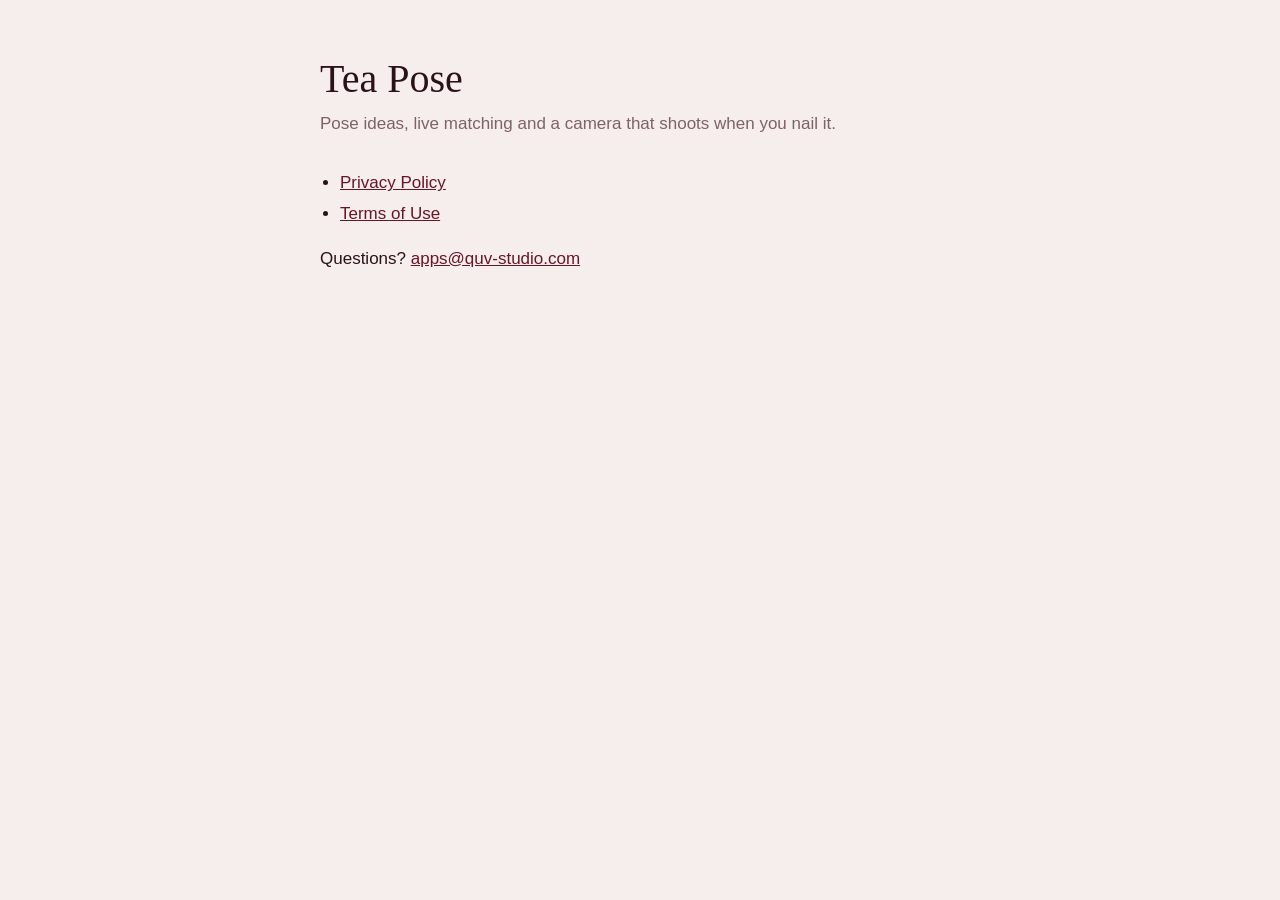
<file: index.html>
<!doctype html>
<html lang="en"><head><meta charset="utf-8"><meta name="viewport" content="width=device-width, initial-scale=1">
<title>Tea Pose</title><link rel="stylesheet" href="style.css"></head>
<body><main>
<h1>Tea Pose</h1>
<p class="meta">Pose ideas, live matching and a camera that shoots when you nail it.</p>
<ul>
<li><a href="privacy/">Privacy Policy</a></li>
<li><a href="terms/">Terms of Use</a></li>
</ul>
<p>Questions? <a href="mailto:apps@quv-studio.com">apps@quv-studio.com</a></p>
</main></body></html>
</file>
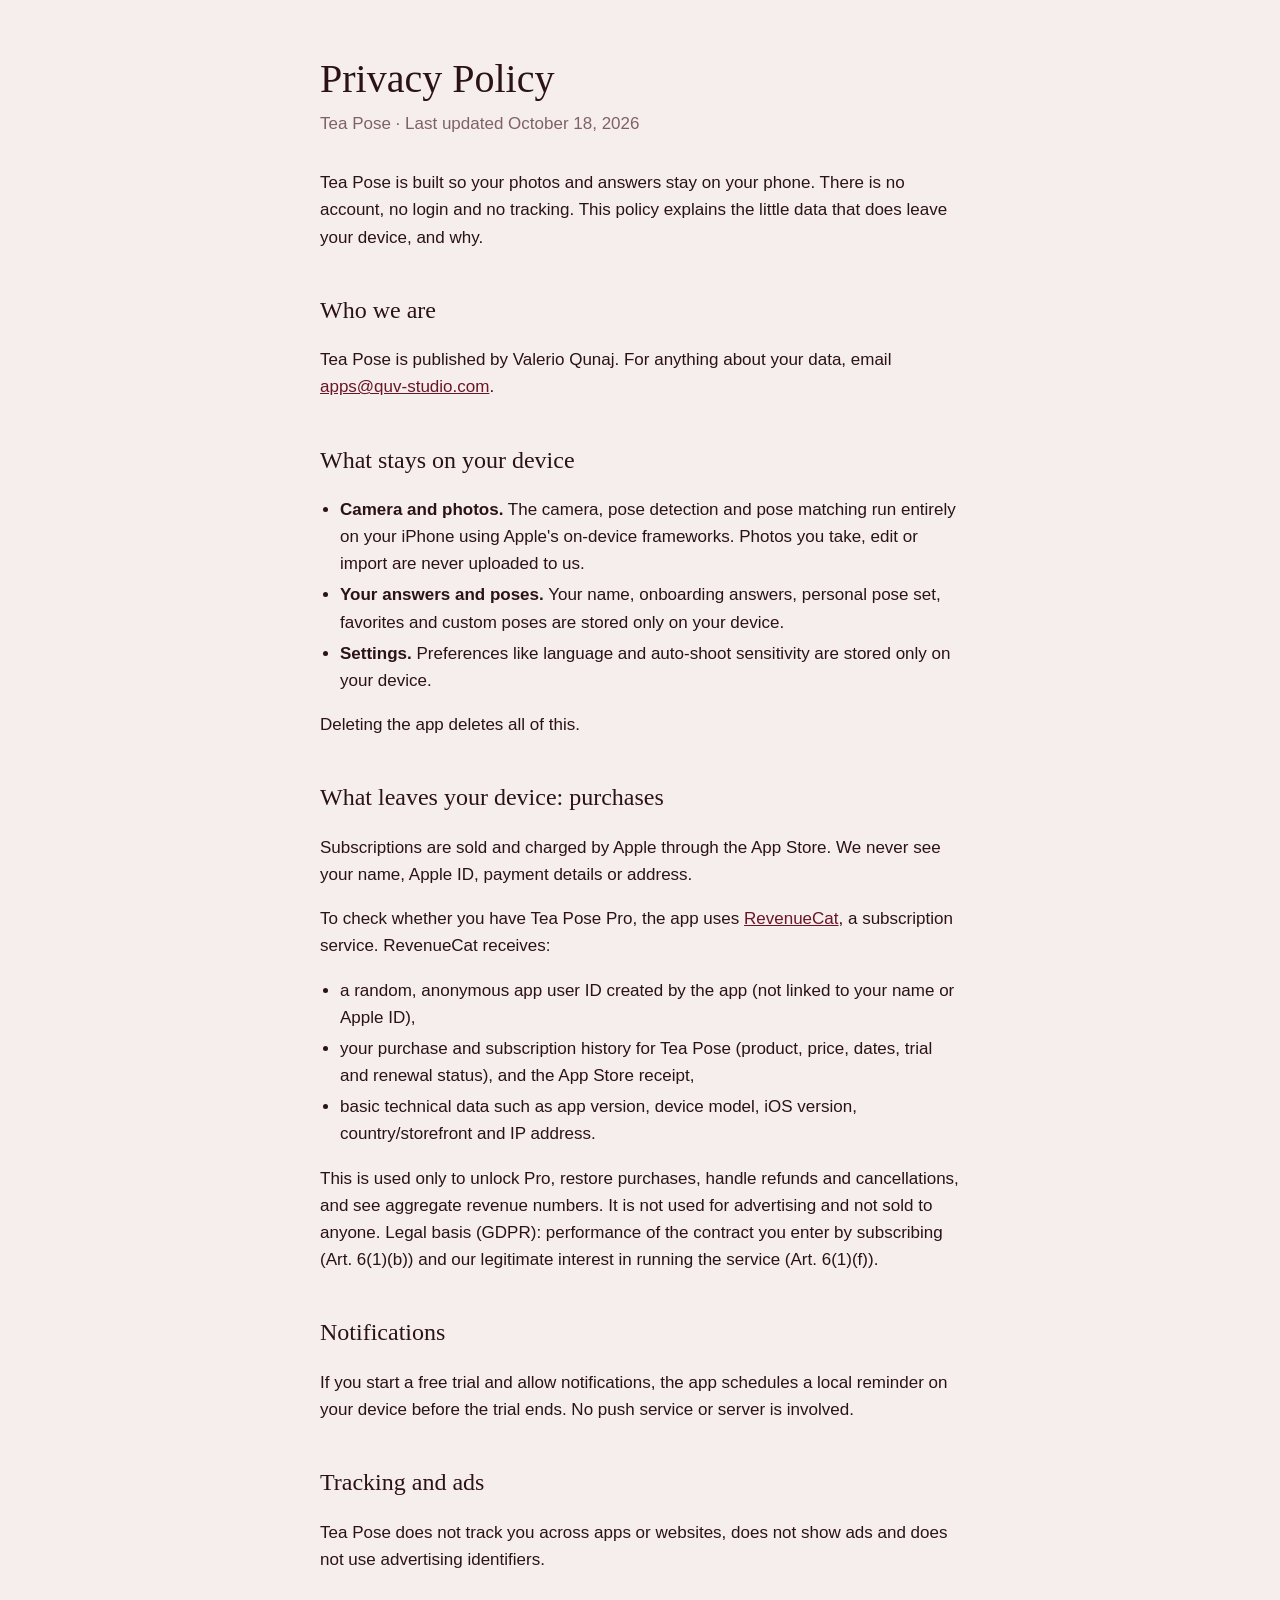
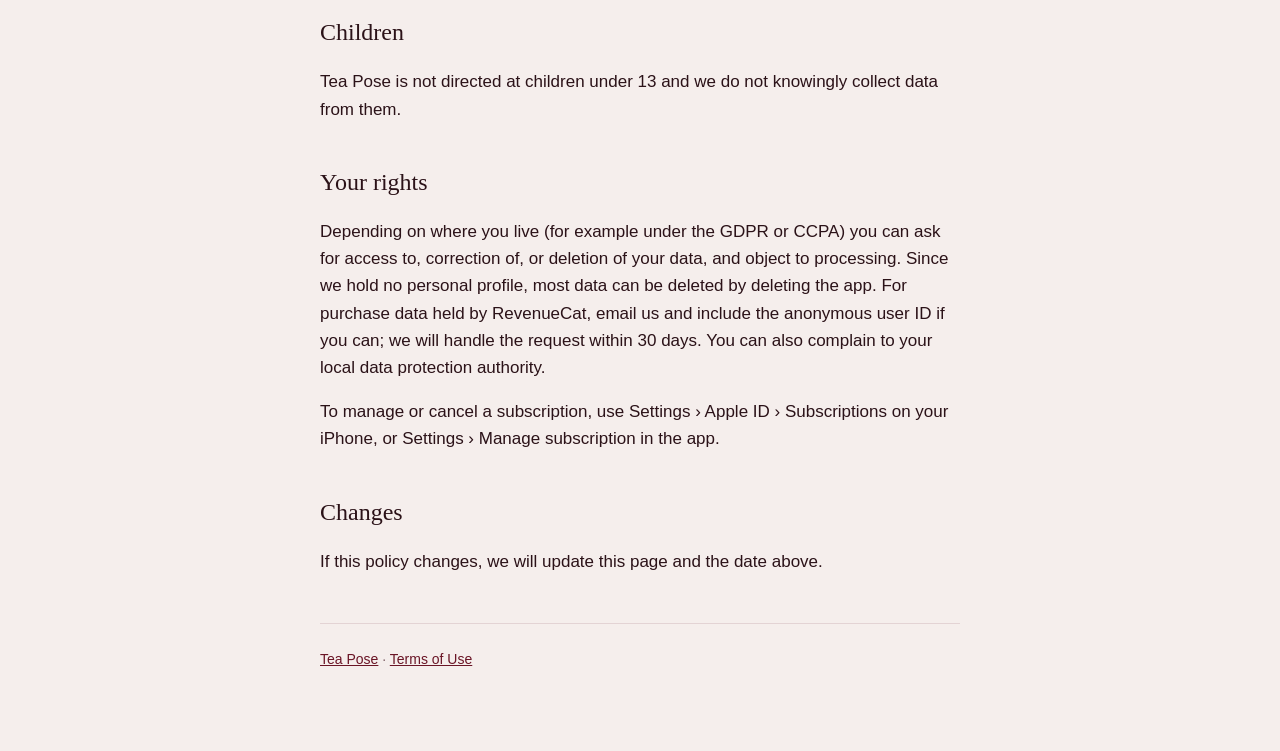
<file: privacy/index.html>
<!doctype html>
<html lang="en"><head><meta charset="utf-8"><meta name="viewport" content="width=device-width, initial-scale=1">
<title>Privacy Policy · Tea Pose</title><link rel="stylesheet" href="../style.css"></head>
<body><main>
<h1>Privacy Policy</h1>
<p class="meta">Tea Pose · Last updated October 18, 2026</p>

<p>Tea Pose is built so your photos and answers stay on your phone. There is no account, no login and no tracking. This policy explains the little data that does leave your device, and why.</p>

<h2>Who we are</h2>
<p>Tea Pose is published by Valerio Qunaj. For anything about your data, email <a href="mailto:apps@quv-studio.com">apps@quv-studio.com</a>.</p>

<h2>What stays on your device</h2>
<ul>
<li><strong>Camera and photos.</strong> The camera, pose detection and pose matching run entirely on your iPhone using Apple's on-device frameworks. Photos you take, edit or import are never uploaded to us.</li>
<li><strong>Your answers and poses.</strong> Your name, onboarding answers, personal pose set, favorites and custom poses are stored only on your device.</li>
<li><strong>Settings.</strong> Preferences like language and auto-shoot sensitivity are stored only on your device.</li>
</ul>
<p>Deleting the app deletes all of this.</p>

<h2>What leaves your device: purchases</h2>
<p>Subscriptions are sold and charged by Apple through the App Store. We never see your name, Apple ID, payment details or address.</p>
<p>To check whether you have Tea Pose Pro, the app uses <a href="https://www.revenuecat.com/privacy">RevenueCat</a>, a subscription service. RevenueCat receives:</p>
<ul>
<li>a random, anonymous app user ID created by the app (not linked to your name or Apple ID),</li>
<li>your purchase and subscription history for Tea Pose (product, price, dates, trial and renewal status), and the App Store receipt,</li>
<li>basic technical data such as app version, device model, iOS version, country/storefront and IP address.</li>
</ul>
<p>This is used only to unlock Pro, restore purchases, handle refunds and cancellations, and see aggregate revenue numbers. It is not used for advertising and not sold to anyone. Legal basis (GDPR): performance of the contract you enter by subscribing (Art. 6(1)(b)) and our legitimate interest in running the service (Art. 6(1)(f)).</p>

<h2>Notifications</h2>
<p>If you start a free trial and allow notifications, the app schedules a local reminder on your device before the trial ends. No push service or server is involved.</p>

<h2>Tracking and ads</h2>
<p>Tea Pose does not track you across apps or websites, does not show ads and does not use advertising identifiers.</p>

<h2>Children</h2>
<p>Tea Pose is not directed at children under 13 and we do not knowingly collect data from them.</p>

<h2>Your rights</h2>
<p>Depending on where you live (for example under the GDPR or CCPA) you can ask for access to, correction of, or deletion of your data, and object to processing. Since we hold no personal profile, most data can be deleted by deleting the app. For purchase data held by RevenueCat, email us and include the anonymous user ID if you can; we will handle the request within 30 days. You can also complain to your local data protection authority.</p>
<p>To manage or cancel a subscription, use Settings › Apple ID › Subscriptions on your iPhone, or Settings › Manage subscription in the app.</p>

<h2>Changes</h2>
<p>If this policy changes, we will update this page and the date above.</p>

<hr>
<footer><a href="../">Tea Pose</a> · <a href="../terms/">Terms of Use</a></footer>
</main></body></html>
</file>
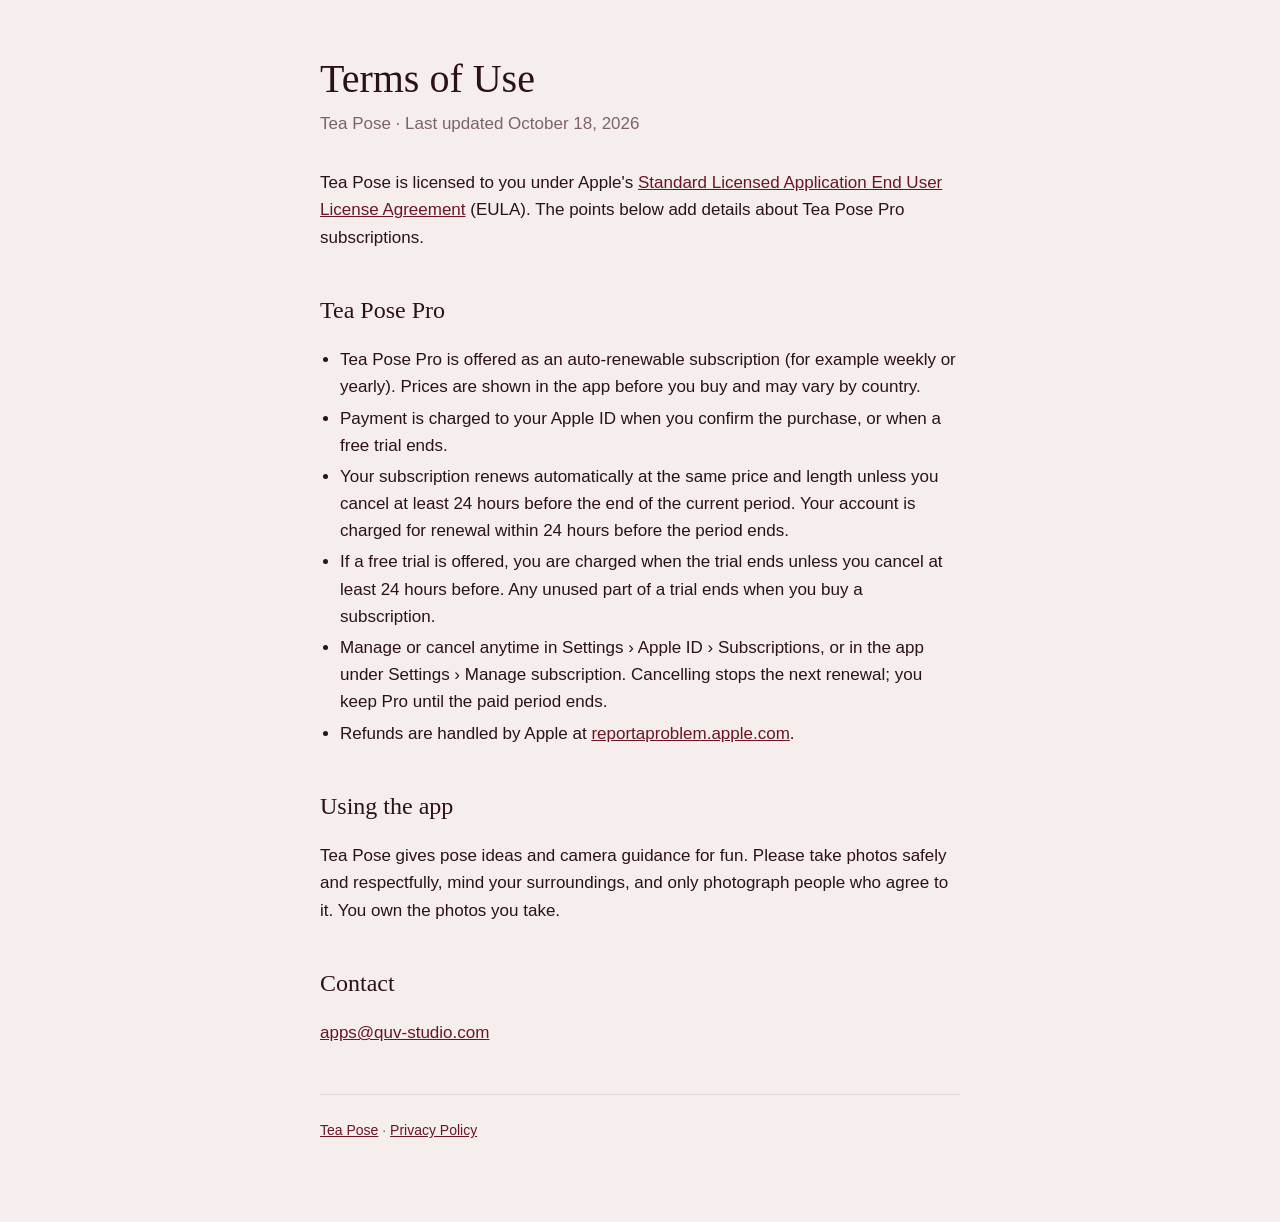
<file: terms/index.html>
<!doctype html>
<html lang="en"><head><meta charset="utf-8"><meta name="viewport" content="width=device-width, initial-scale=1">
<title>Terms of Use · Tea Pose</title><link rel="stylesheet" href="../style.css"></head>
<body><main>
<h1>Terms of Use</h1>
<p class="meta">Tea Pose · Last updated October 18, 2026</p>

<p>Tea Pose is licensed to you under Apple's <a href="https://www.apple.com/legal/internet-services/itunes/dev/stdeula/">Standard Licensed Application End User License Agreement</a> (EULA). The points below add details about Tea Pose Pro subscriptions.</p>

<h2>Tea Pose Pro</h2>
<ul>
<li>Tea Pose Pro is offered as an auto-renewable subscription (for example weekly or yearly). Prices are shown in the app before you buy and may vary by country.</li>
<li>Payment is charged to your Apple ID when you confirm the purchase, or when a free trial ends.</li>
<li>Your subscription renews automatically at the same price and length unless you cancel at least 24 hours before the end of the current period. Your account is charged for renewal within 24 hours before the period ends.</li>
<li>If a free trial is offered, you are charged when the trial ends unless you cancel at least 24 hours before. Any unused part of a trial ends when you buy a subscription.</li>
<li>Manage or cancel anytime in Settings › Apple ID › Subscriptions, or in the app under Settings › Manage subscription. Cancelling stops the next renewal; you keep Pro until the paid period ends.</li>
<li>Refunds are handled by Apple at <a href="https://reportaproblem.apple.com">reportaproblem.apple.com</a>.</li>
</ul>

<h2>Using the app</h2>
<p>Tea Pose gives pose ideas and camera guidance for fun. Please take photos safely and respectfully, mind your surroundings, and only photograph people who agree to it. You own the photos you take.</p>

<h2>Contact</h2>
<p><a href="mailto:apps@quv-studio.com">apps@quv-studio.com</a></p>

<hr>
<footer><a href="../">Tea Pose</a> · <a href="../privacy/">Privacy Policy</a></footer>
</main></body></html>
</file>
<file: style.css>
:root { --page:#F5EEEC; --ink:#2B1218; --dust:#7F6268; --line:#E3D3D4; --accent:#6A1526; }
@media (prefers-color-scheme: dark) { :root { --page:#171012; --ink:#F3E9E8; --dust:#A88D92; --line:#3A2A2D; --accent:#B23F56; } }
* { box-sizing: border-box; }
body { margin:0; background:var(--page); color:var(--ink); font:17px/1.6 -apple-system, BlinkMacSystemFont, "Helvetica Neue", sans-serif; }
main { max-width:680px; margin:0 auto; padding:56px 20px 80px; }
h1 { font-family: "New York", Georgia, serif; font-weight:400; font-size:40px; line-height:1.15; margin:0 0 8px; }
h2 { font-family: "New York", Georgia, serif; font-weight:400; font-size:24px; margin:40px 0 8px; }
.meta { color:var(--dust); margin:0 0 32px; }
a { color:var(--accent); }
ul { padding-left:20px; }
li { margin:4px 0; }
hr { border:0; border-top:1px solid var(--line); margin:48px 0 24px; }
footer { color:var(--dust); font-size:14px; }
</file>
